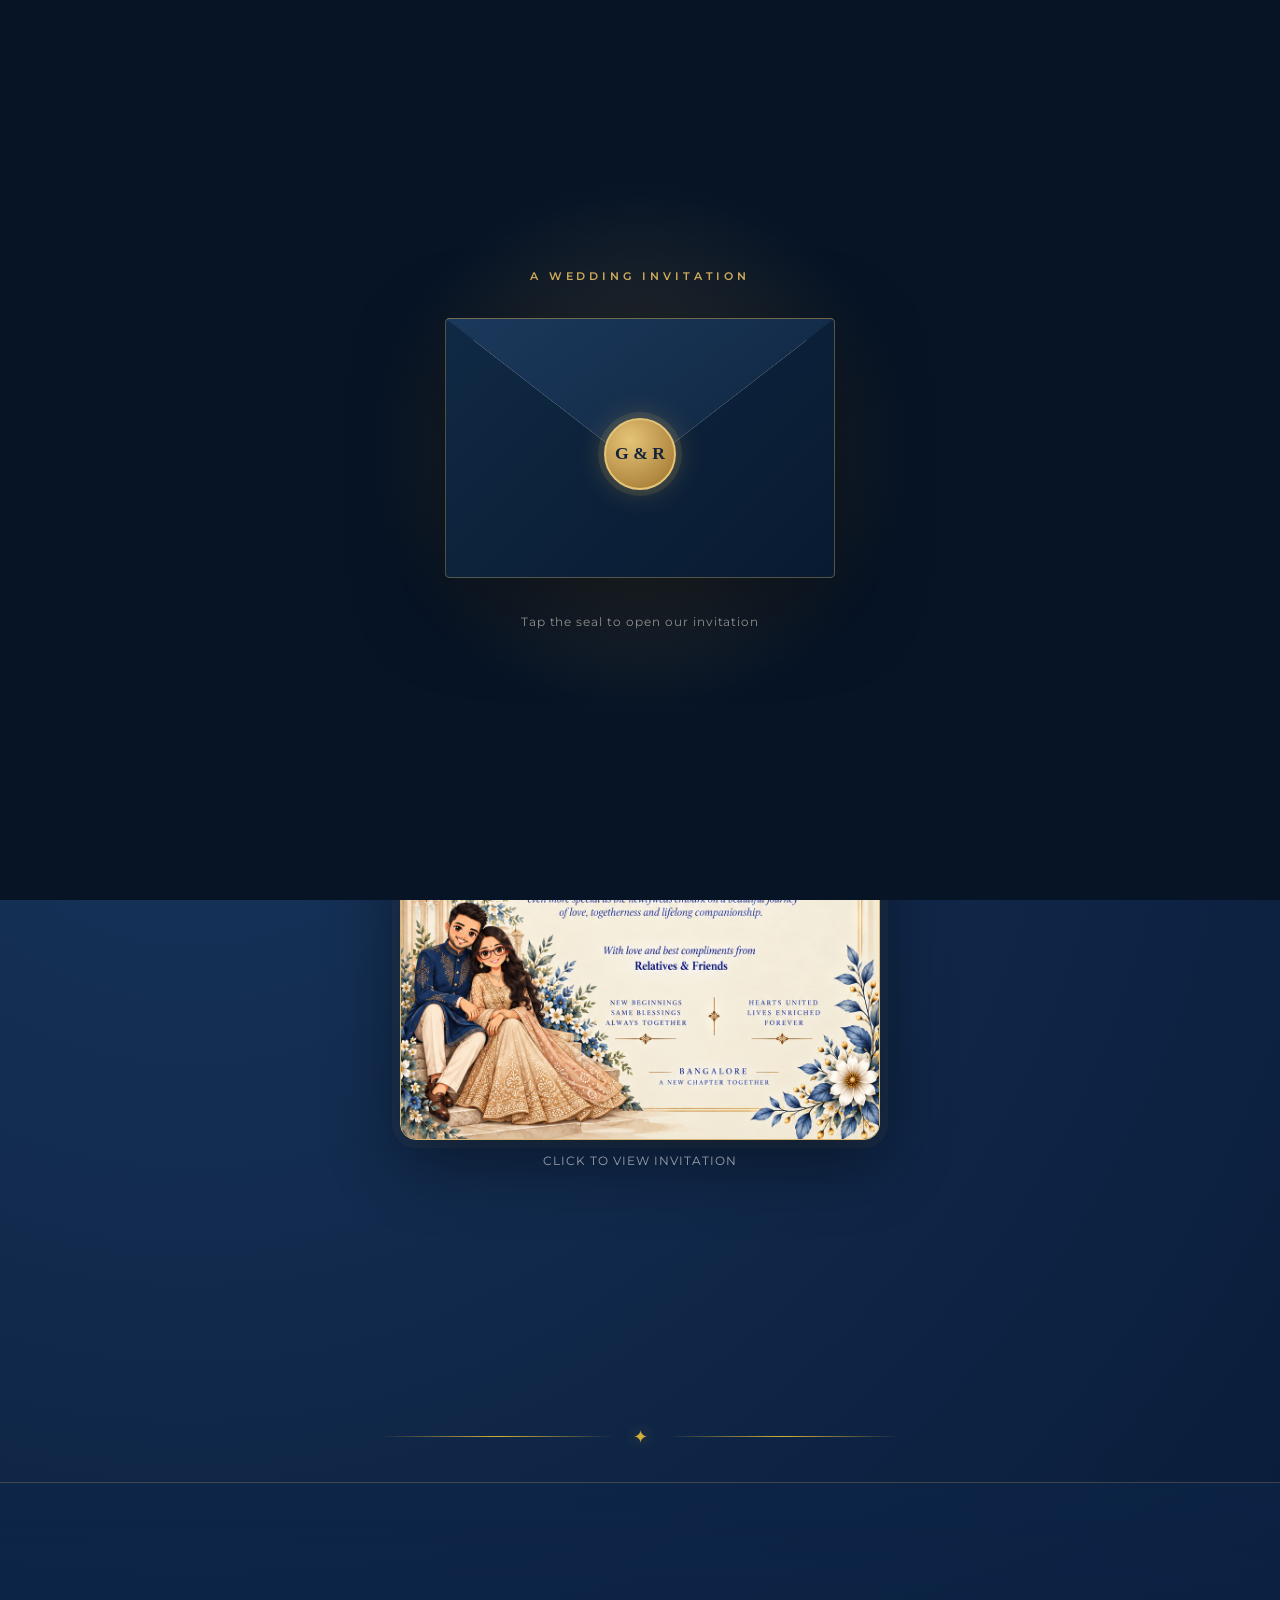
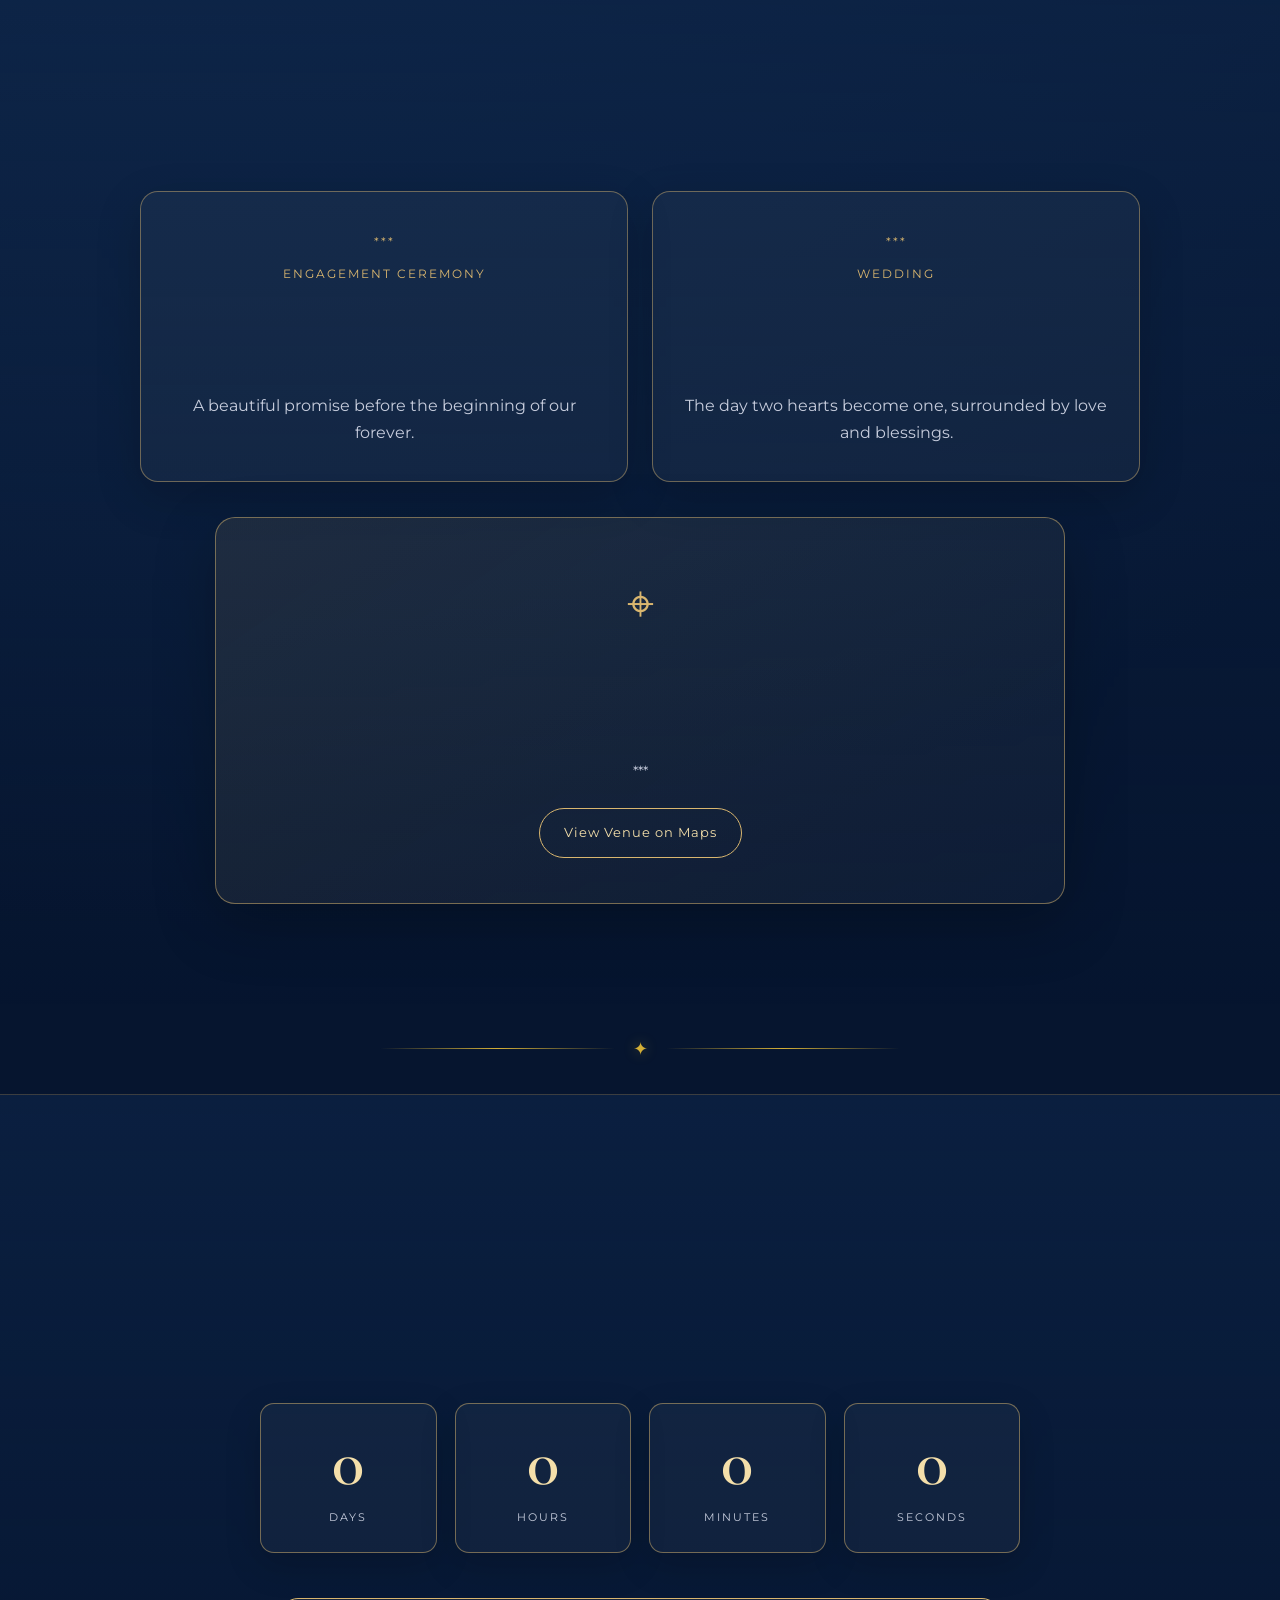
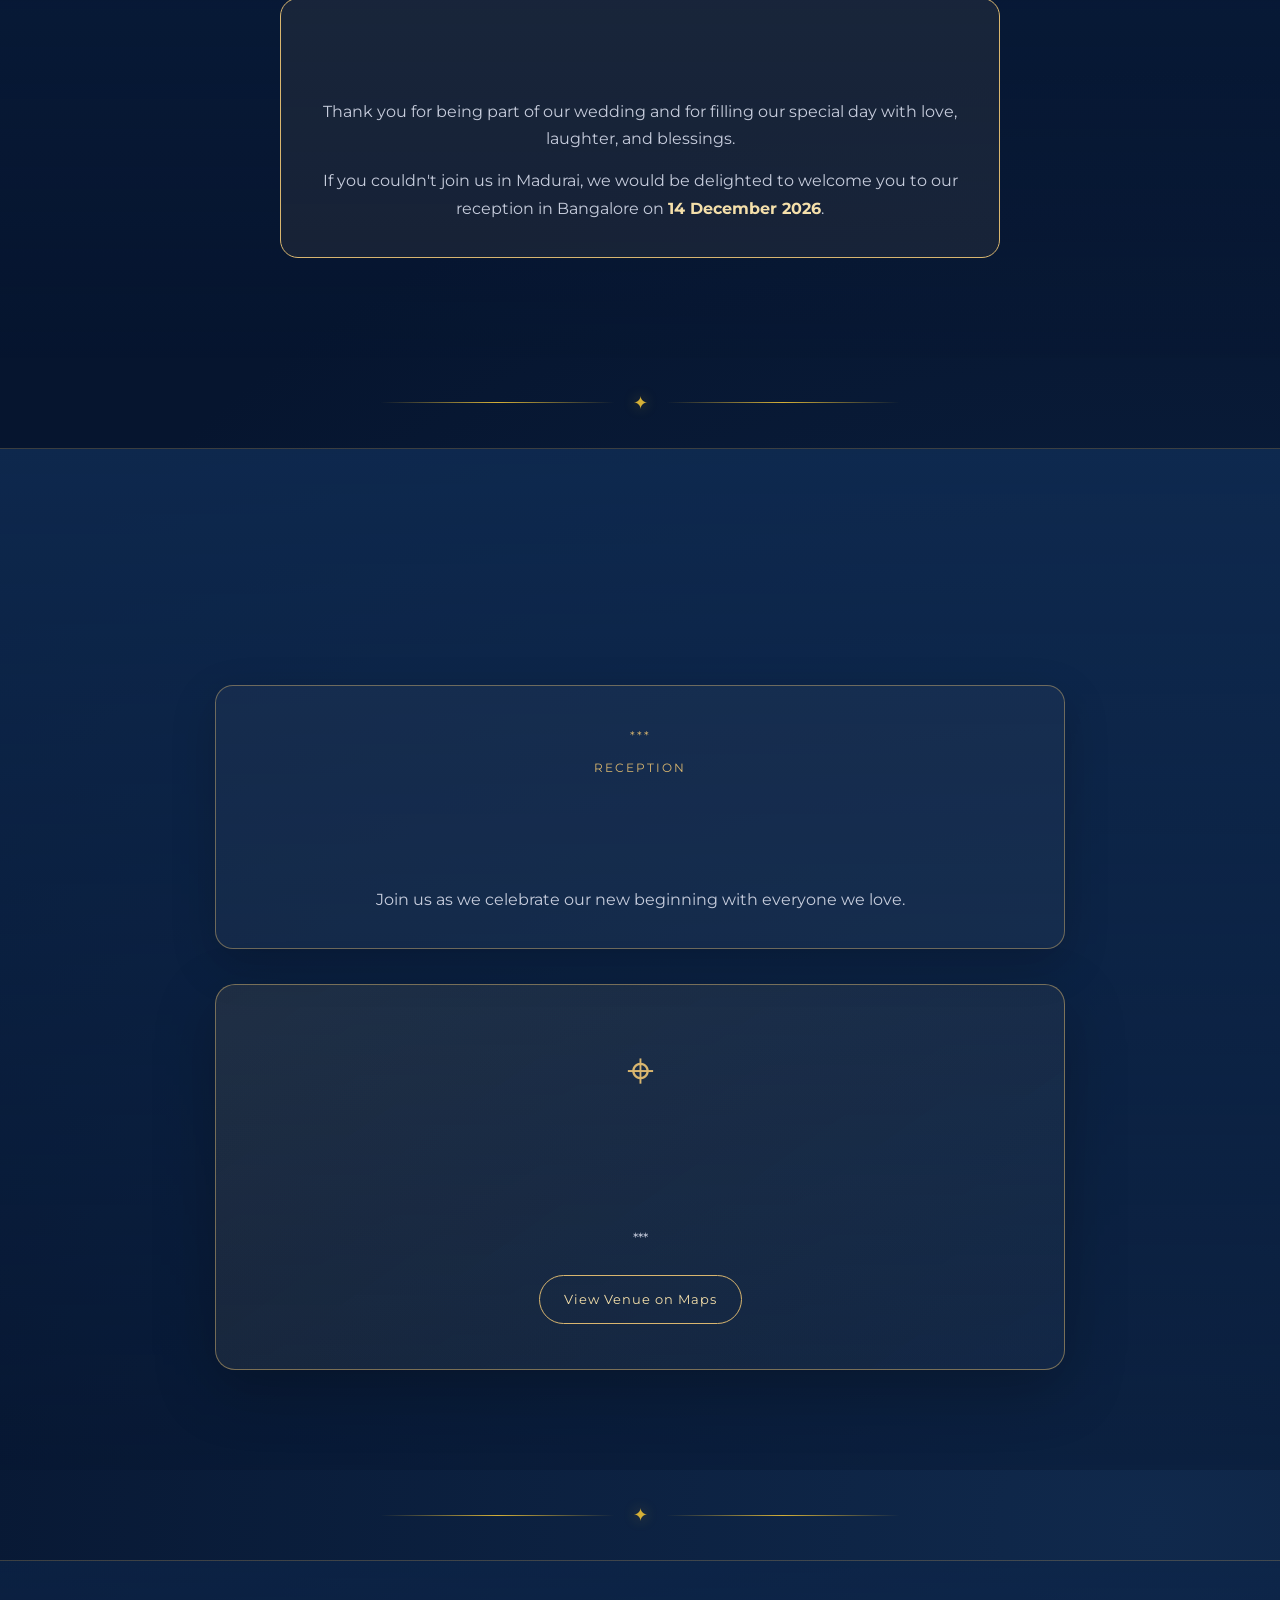
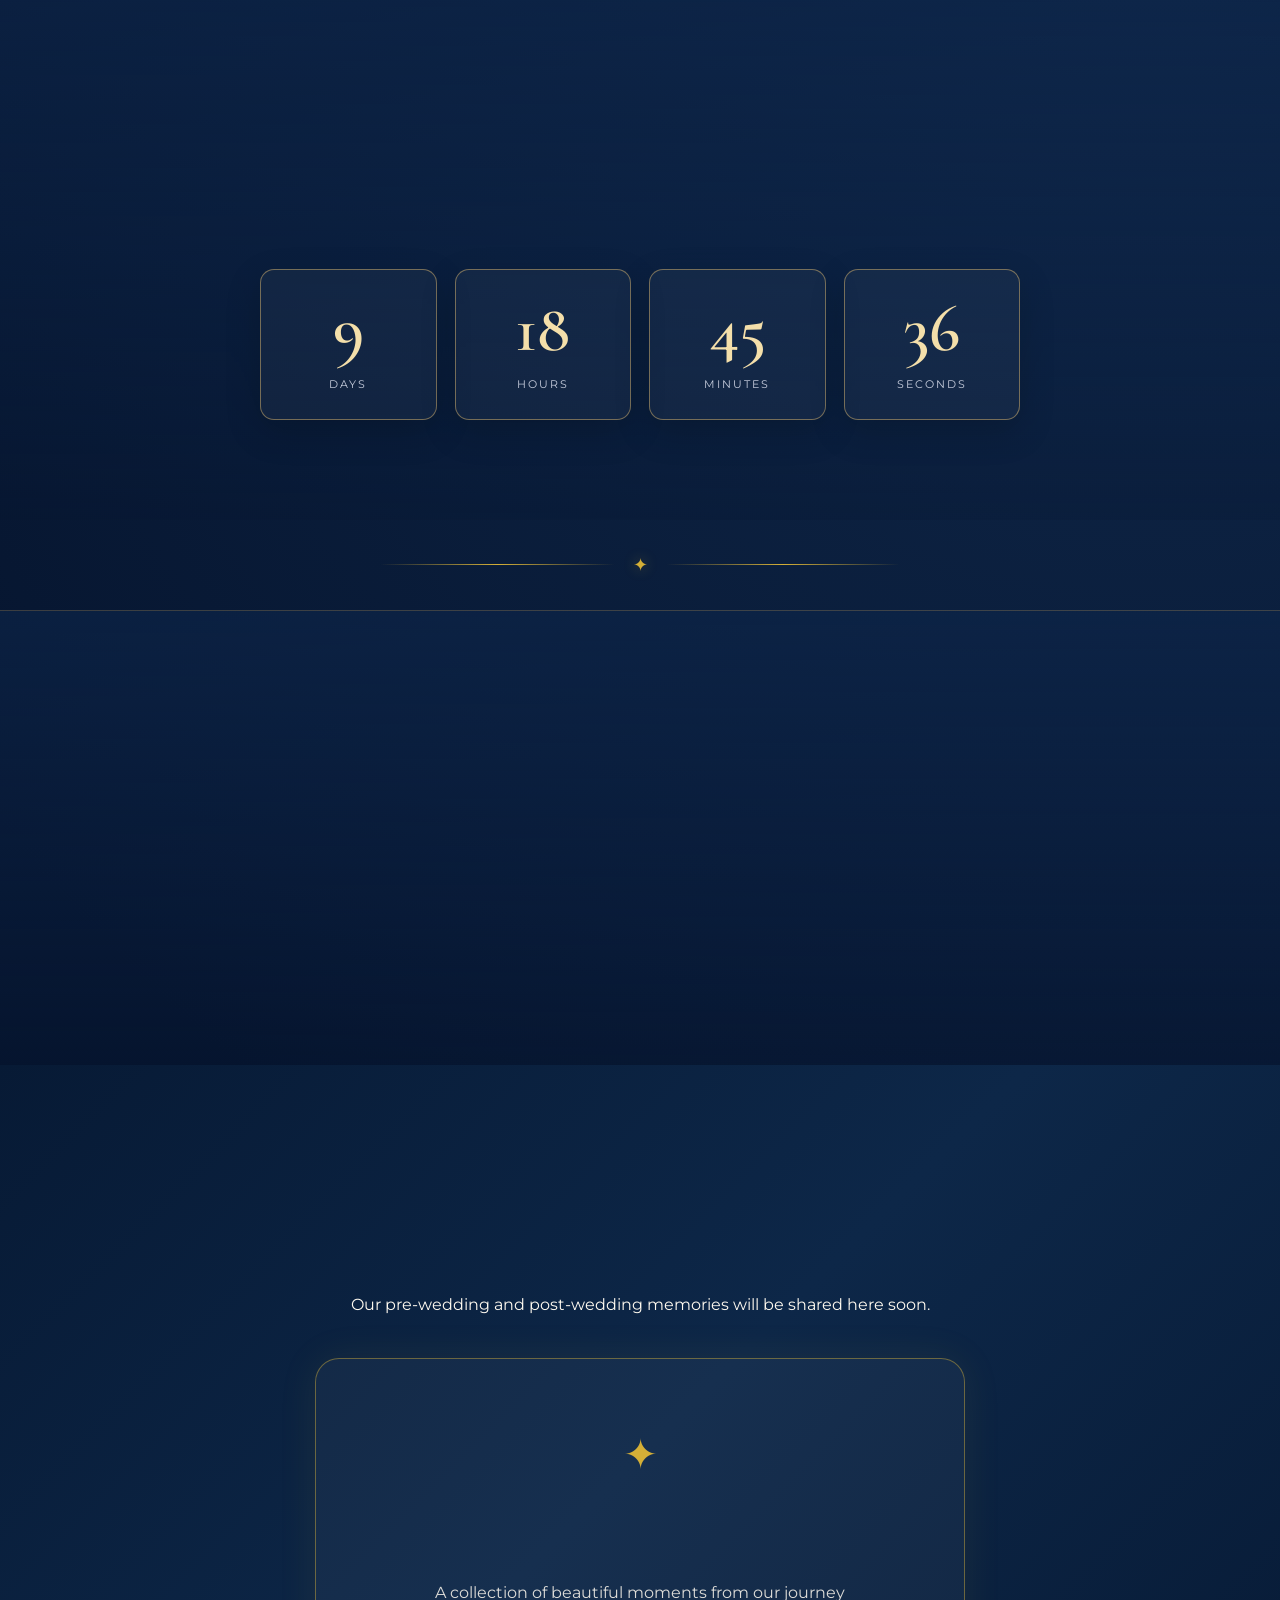
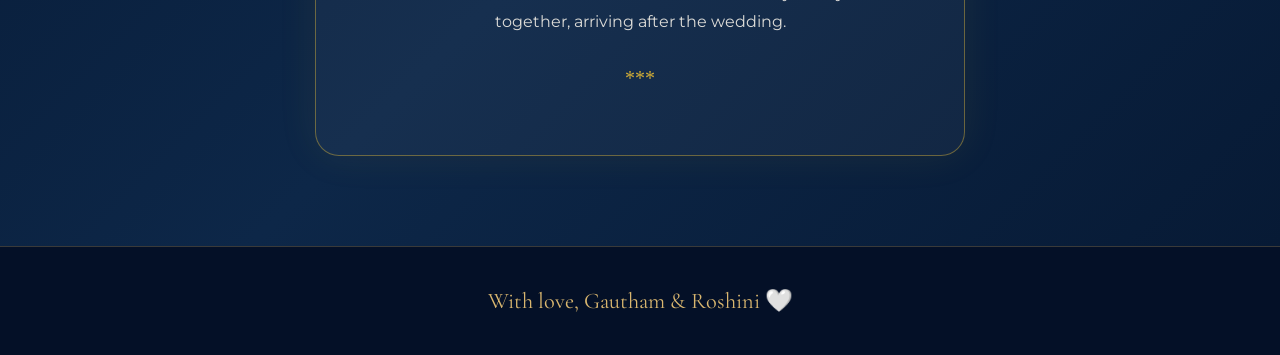
<file: index.html>
<!DOCTYPE html>
<html lang="en">
<head>
  <meta charset="UTF-8">
  <meta name="viewport" content="width=device-width, initial-scale=1.0">

  <title>Gautham & Roshini | Our Wedding</title>

  <link rel="stylesheet" href="style.css">
  <link rel="icon" type="image/png" href="./assets/logo.png">
</head>

<body>

<!-- Premium invitation opening screen -->
<div class="invitation-intro" id="invitation-intro">
  <div class="intro-glow"></div>
  
  <div class="intro-content">
    <p class="intro-label">A WEDDING INVITATION</p>

    <div class="envelope" id="envelope">
      <div class="envelope-back"></div>

      <div class="envelope-card">
        <p class="mini-label">Together, a brighter tomorrow</p>
        <h1>Gautham</h1>
        <span>&amp;</span>
        <h1>Roshini</h1>
        <p class="mini-date">19 · 20 NOVEMBER 2026</p>
      </div>

      <div class="envelope-flap"></div>
      <div class="envelope-front"></div>

      <button class="wax-seal" id="open-invitation" aria-label="Open wedding invitation">
        G&nbsp;&amp;&nbsp;R
      </button>
    </div>

    <p class="intro-hint">Tap the seal to open our invitation</p>
  </div>
</div>

  <audio id="wedding-music" loop preload="auto">
  <source src="assets/Anbil%20Avan.mp3" type="audio/mpeg">
</audio>

<button
  class="music-toggle"
  id="music-toggle"
  type="button"
  aria-label="Pause wedding music"
  aria-pressed="true"
>
  ♪
</button>
  
  <!-- Floating golden particles -->
<div class="gold-particles" aria-hidden="true">
  <span></span>
  <span></span>
  <span></span>
  <span></span>
  <span></span>
  <span></span>
  <span></span>
  <span></span>
  <span></span>
  <span></span>
  <span></span>
</div>
  
  <!-- Navigation -->
  <nav class="navbar">
    <a href="#home" class="brand">G & R</a>

    <div class="nav-links">
      <a href="#home">Home</a>
      <a href="#invitation" id="invitation-nav">Invitation</a>
      <a href="#madurai">Madurai</a>
      <a href="#bangalore">Bangalore</a>
      <a href="#story">Our Story</a>
      <a href="#gallery">Gallery</a>
    </div>
  </nav>

  <!-- Hero -->
  <main class="hero" id="home">
    <p class="eyebrow">Together with our families</p>

    <h1>Gautham <span>&</span> Roshini</h1>

    <p class="subtitle">Two hearts · One beautiful journey</p>

    <!-- Clickable Invitation -->
    <button class="invitation-trigger" id="invitation-trigger" type="button">
      <div class="image-frame">
        <img
          class="invitation"
          src="assets/invitation.jpeg"
          alt="Gautham and Roshini wedding invitation"
        >
        <div class="image-shine"></div>
      </div>
      <span class="invitation-hint">Click to view invitation</span>
    </button>

    <p class="message">
      With love, we invite you to celebrate the beginning of our forever.
    </p>
  </main>

  <!-- Invitation Lightbox -->
  <div class="invitation-modal" id="invitation-modal" hidden>
    <button
      class="modal-close"
      id="modal-close"
      type="button"
      aria-label="Close invitation"
    >
      &times;
    </button>

    <img
      src="assets/invitation.jpeg"
      alt="Gautham and Roshini wedding invitation enlarged"
      class="modal-image"
    >
  </div>

  <div class="gold-separator reveal" aria-hidden="true">
  <span></span>
  <i>✦</i>
  <span></span>
</div>
  
  <!-- Madurai Celebrations -->
  <section class="event-section" id="madurai">
    <p class="eyebrow">Our first celebration</p>

    <h2>Madurai Celebrations</h2>

    <p class="section-intro">
      Two beautiful moments, one special place, and a lifetime of memories.
    </p>

    <!-- Engagement and Wedding Side by Side -->
    <div class="madurai-events">

      <article class="event-card reveal">
        <span class="event-number">***</span>
        <p class="event-label">Engagement Ceremony</p>
        <h3>19 November 2026 (6:00pm Onwards)</h3>
        <p class="venue">***</p>
        <p>
          A beautiful promise before the beginning of our forever.
        </p>
      </article>

      <article class="event-card reveal">
        <span class="event-number">***</span>
        <p class="event-label">Wedding</p>
        <h3>20 November 2026 (8:15am - 10:15am)</h3>
        <p class="venue">***</p>
        <p>
          The day two hearts become one, surrounded by love and blessings.
        </p>
      </article>

    </div>

    <!-- Madurai Venue Below the Events -->
    <div class="location-card reveal">
      <div class="location-icon">⌖</div>
      <h3>Madurai Venue</h3>
      <p class="venue">GT Palace, Kancharampettai, Madurai</p>

      <p class="location-note">
        ***
      </p>

      <a
        class="map-button"
        href="https://www.google.com/maps/search/?api=1&query=GT%20Palace%20Thiruppalai%20Madurai"
        target="_blank"
        rel="noopener noreferrer"
      >
        View Venue on Maps
      </a>
    </div>
  </section>

  <div class="gold-separator reveal" aria-hidden="true">
  <span></span>
  <i>✦</i>
  <span></span>
</div>
  
  <!-- Wedding Countdown -->
  <section class="countdown-section" id="wedding-countdown">
    <p class="eyebrow">The sacred beginning</p>

    <h2>Counting Down to Our Wedding</h2>

    <p class="section-intro">
      Every second brings us closer to our forever.
    </p>

    <div class="countdown" id="wedding-timer">
      <div class="countdown-box">
        <span id="wedding-days">0</span>
        <small>Days</small>
      </div>

      <div class="countdown-box">
        <span id="wedding-hours">0</span>
        <small>Hours</small>
      </div>

      <div class="countdown-box">
        <span id="wedding-minutes">0</span>
        <small>Minutes</small>
      </div>

      <div class="countdown-box">
        <span id="wedding-seconds">0</span>
        <small>Seconds</small>
      </div>
    </div>

    <div class="completion-message" id="wedding-complete" hidden>
      <h3>We are Mr. & Mrs. Gautham now. 🤍</h3>

      <p>
        Thank you for being part of our wedding and for filling our special
        day with love, laughter, and blessings.
      </p>

      <p>
        If you couldn't join us in Madurai, we would be delighted to welcome
        you to our reception in Bangalore on
        <strong>14 December 2026</strong>.
      </p>
    </div>
  </section>

  <div class="gold-separator reveal" aria-hidden="true">
  <span></span>
  <i>✦</i>
  <span></span>
</div>
  
  <!-- Bangalore Celebration -->
  <section class="event-section reception-section" id="bangalore">
    <p class="eyebrow">The celebration continues</p>

    <h2>Bangalore Celebration</h2>

    <!-- Reception Details -->
    <article class="event-card reveal">
      <span class="event-number">***</span>
      <p class="event-label">Reception</p>
      <h3>14 December 2026 (6:00pm Onwards)</h3>
      <p class="venue">***</p>

      <p>
        Join us as we celebrate our new beginning with everyone we love.
      </p>
    </article>

    <!-- Bangalore Venue -->
    <div class="location-card reveal">
      <div class="location-icon">⌖</div>
      <h3>Bangalore Venue</h3>
      <p class="venue">Country Club, Yelahanka, Bangalore</p>

      <p class="location-note">
        ***
      </p>

      <a
        class="map-button"
        href="https://www.google.com/maps/search/?api=1&query=Country%20Club%20Yelahanka%20Bangalore"
        target="_blank"
        rel="noopener noreferrer"
      >
        View Venue on Maps
      </a>
    </div>
  </section>

  <div class="gold-separator reveal" aria-hidden="true">
  <span></span>
  <i>✦</i>
  <span></span>
</div>
  
  <!-- Reception Countdown -->
  <section class="countdown-section" id="reception-countdown">
    <p class="eyebrow">One more beautiful celebration</p>

    <h2>Counting Down to Our Reception</h2>

    <p class="section-intro">
      The celebration continues, and we can't wait to see you there.
    </p>

    <div class="countdown" id="reception-timer">
      <div class="countdown-box">
        <span id="reception-days">0</span>
        <small>Days</small>
      </div>

      <div class="countdown-box">
        <span id="reception-hours">0</span>
        <small>Hours</small>
      </div>

      <div class="countdown-box">
        <span id="reception-minutes">0</span>
        <small>Minutes</small>
      </div>

      <div class="countdown-box">
        <span id="reception-seconds">0</span>
        <small>Seconds</small>
      </div>
    </div>

    <div class="completion-message" id="reception-complete" hidden>
      <h3>Thank you for celebrating with us. ✨</h3>

      <p>
        Our hearts are full of gratitude for every blessing, every kind
        word, and every beautiful memory you have shared with us.
      </p>

      <p>
        Thank you for being part of our journey. We will cherish your love
        and presence for years to come.
      </p>

      <p>With all our love, Gautham & Roshini. 🤍</p>
    </div>
  </section>

  <div class="gold-separator reveal" aria-hidden="true">
  <span></span>
  <i>✦</i>
  <span></span>
</div>
  
  <!-- Our Story -->
  <section class="story" id="story">
    <p class="eyebrow">Our journey</p>

    <h2>From a moment to forever</h2>

    <p>
      Every love story is beautiful, but ours is our favourite.
      We are grateful to begin this new chapter together, surrounded by
      the people who mean the most to us.
    </p>
  </section>

  <!-- =================================
     SEPARATE GALLERY PAGE SECTION
================================= -->

<section class="gallery-section" id="gallery">
  <div class="section-heading">
    <p class="eyebrow">Our Memories</p>

    <h2>Gallery</h2>

    <p class="section-subtitle">
      Our pre-wedding and post-wedding memories will be shared here soon.
    </p>
  </div>

  <div class="gallery-coming-soon">
    <div class="gallery-icon">✦</div>

    <h3>Memories Coming Soon</h3>

    <p>
      A collection of beautiful moments from our journey together,
      arriving after the wedding.
    </p>

    <span>***</span>
  </div>
</section>

  <!-- Footer -->
  <footer>
    <p>With love, Gautham & Roshini 🤍</p>
  </footer>
  
  <!-- Interactive Features -->
  <script>
    // Countdown functionality
    function createCountdown(targetDate, prefix, timerId, messageId) {
      const target = new Date(targetDate).getTime();
      const timer = document.getElementById(timerId);
      const message = document.getElementById(messageId);

      function update() {
        const difference = target - Date.now();

        if (difference <= 0) {
          timer.hidden = true;
          message.hidden = false;
          return;
        }

        document.getElementById(prefix + "-days").textContent =
          Math.floor(difference / 86400000);

        document.getElementById(prefix + "-hours").textContent =
          Math.floor((difference / 3600000) % 24);

        document.getElementById(prefix + "-minutes").textContent =
          Math.floor((difference / 60000) % 60);

        document.getElementById(prefix + "-seconds").textContent =
          Math.floor((difference / 1000) % 60);
      }

      update();
      setInterval(update, 1000);
    }

    createCountdown(
      "November 20, 2026 09:00:00",
      "wedding",
      "wedding-timer",
      "wedding-complete"
    );

    createCountdown(
      "December 14, 2026 18:00:00",
      "reception",
      "reception-timer",
      "reception-complete"
    );

    // Invitation lightbox
    const invitationTrigger =
      document.getElementById("invitation-trigger");

    const invitationNav =
      document.getElementById("invitation-nav");

    const invitationModal =
      document.getElementById("invitation-modal");

    const modalClose =
      document.getElementById("modal-close");

    function openInvitation(event) {
  if (event) event.preventDefault();

  invitationModal.hidden = false;
  document.body.classList.add("modal-open");

  // Restart the pop-out animation every time it opens
  const modalImage = invitationModal.querySelector(".modal-image");

  if (modalImage) {
    modalImage.style.animation = "none";

    requestAnimationFrame(() => {
      requestAnimationFrame(() => {
        modalImage.style.animation =
          "invitationPopOut 0.85s cubic-bezier(0.16, 1, 0.3, 1) forwards";
      });
    });
  }
}

    function closeInvitation() {
      invitationModal.hidden = true;
      document.body.classList.remove("modal-open");
    }

    invitationTrigger.addEventListener("click", openInvitation);
    invitationNav.addEventListener("click", openInvitation);
    modalClose.addEventListener("click", closeInvitation);

    invitationModal.addEventListener("click", function (event) {
      if (event.target === invitationModal) {
        closeInvitation();
      }
    });

    document.addEventListener("keydown", function (event) {
      if (event.key === "Escape" && !invitationModal.hidden) {
        closeInvitation();
      }
    });

    // Scroll-reveal animation
    const revealElements = document.querySelectorAll(".reveal");

    if ("IntersectionObserver" in window) {
      const observer = new IntersectionObserver(
        (entries) => {
          entries.forEach((entry) => {
            if (entry.isIntersecting) {
              entry.target.classList.add("visible");
              observer.unobserve(entry.target);
            }
          });
        },
        { threshold: 0.15 }
      );

      revealElements.forEach((element) => observer.observe(element));
    } else {
      revealElements.forEach((element) => {
        element.classList.add("visible");
      });
    }
    
/* Premium invitation opening */

const invitationIntro = document.getElementById("invitation-intro");
const envelope = document.getElementById("envelope");
const openInvitationButton = document.getElementById("open-invitation");

if (invitationIntro && envelope && openInvitationButton) {
  openInvitationButton.addEventListener("click", function () {
  const weddingMusic = document.getElementById("wedding-music");

  if (weddingMusic) {
    weddingMusic.play().catch(function (error) {
      console.log("Music could not start:", error);
    });
  }

  envelope.classList.add("is-open");

    setTimeout(function () {
  invitationIntro.classList.add("is-opening");
  document.body.classList.remove("modal-open");

  window.scrollTo({
    top: 0,
    left: 0,
    behavior: "instant"
  });
}, 1200);

    setTimeout(function () {
      invitationIntro.remove();
    }, 2300);
  });
}
  /* =========================================
   SCROLL TEXT REVEAL ANIMATION
========================================= */

const scrollTextElements = document.querySelectorAll(
  "h1, h2, h3, .eyebrow, .subtitle, .section-intro, .message, .venue, .story p"
);

scrollTextElements.forEach((element) => {
  element.classList.add("scroll-text");
});

const textObserver = new IntersectionObserver(
  (entries) => {
    entries.forEach((entry) => {
      if (entry.isIntersecting) {
        entry.target.classList.add("visible");
      } else {
        // Reverses the animation when scrolling away
        entry.target.classList.remove("visible");
      }
    });
  },
  {
    threshold: 0.15,
    rootMargin: "0px 0px -60px 0px"
  }
);

scrollTextElements.forEach((element) => {
  textObserver.observe(element);
});
/* =========================================
   SCROLL PARALLAX EFFECT
========================================= */

const prefersReducedMotion = window.matchMedia(
  "(prefers-reduced-motion: reduce)"
).matches;

if (!prefersReducedMotion) {
  const hero = document.querySelector(".hero");
  const particles = document.querySelector(".gold-particles");

  window.addEventListener(
    "scroll",
    function () {
      const scrollPosition = window.scrollY;

      if (hero) {
        hero.style.transform =
          `translateY(${scrollPosition * 0.035}px)`;
      }

      if (particles) {
        particles.style.transform =
          `translateY(${scrollPosition * 0.08}px)`;
      }
    },
    { passive: true }
  );
}

const weddingMusic = document.getElementById("wedding-music");
const musicToggle = document.getElementById("music-toggle");

let musicPlaying = false;

function updateMusicButton() {
  musicToggle.classList.toggle("is-playing", musicPlaying);
  musicToggle.textContent = musicPlaying ? "♫" : "♪";
  musicToggle.setAttribute(
    "aria-label",
    musicPlaying ? "Pause wedding music" : "Play wedding music"
  );
  musicToggle.setAttribute("aria-pressed", String(musicPlaying));
}

function startWeddingMusic() {
  weddingMusic.play()
    .then(() => {
      musicPlaying = true;
      updateMusicButton();
    })
    .catch(() => {
      musicPlaying = false;
      updateMusicButton();
    });
}

function toggleWeddingMusic() {
  if (weddingMusic.paused) {
    startWeddingMusic();
  } else {
    weddingMusic.pause();
    musicPlaying = false;
    updateMusicButton();
  }
}

musicToggle.addEventListener("click", toggleWeddingMusic);

openInvitationButton.addEventListener("click", function () {
  startWeddingMusic();
});

    /* Golden glitter burst on click */

document.addEventListener("click", function (event) {
  const glitterCount = 24;

  for (let i = 0; i < glitterCount; i++) {
    const glitter = document.createElement("span");

    glitter.className = "gold-glitter";

    glitter.style.left = event.clientX + "px";
    glitter.style.top = event.clientY + "px";

    const angle = Math.random() * Math.PI * 2;
    const distance = 40 + Math.random() * 90;

    const x = Math.cos(angle) * distance;
    const y = Math.sin(angle) * distance;

    glitter.style.setProperty("--x", x + "px");
    glitter.style.setProperty("--y", y + "px");

    const size = 3 + Math.random() * 5;
    glitter.style.width = size + "px";
    glitter.style.height = size + "px";

    document.body.appendChild(glitter);

    setTimeout(function () {
      glitter.remove();
    }, 800);
  }
});
  </script>

</body>
</html>
</file>
<file: style.css>
/* =========================================
   PREMIUM INVITATION OPENING ANIMATION
========================================= */
@import url('https://fonts.googleapis.com/css2?family=Cormorant+Garamond:wght@400;500;600;700&family=Montserrat:wght@300;400;500;600&display=swap');

.invitation-intro {
  position: fixed;
  inset: 0;
  z-index: 9999;
  display: grid;
  place-items: center;
  overflow: hidden;
  background:
    radial-gradient(circle at center, rgba(184, 145, 72, 0.12), transparent 35%),
    #071426;
  transition:
    opacity 1s ease,
    visibility 1s ease;
}

.invitation-intro.is-opening {
  opacity: 0;
  visibility: hidden;
  pointer-events: none;
}

.intro-glow {
  position: absolute;
  width: 520px;
  height: 520px;
  border-radius: 50%;
  background: radial-gradient(circle, rgba(212, 175, 92, 0.12), transparent 70%);
  animation: introGlow 5s ease-in-out infinite;
}

.intro-content {
  position: relative;
  z-index: 2;
  text-align: center;
  padding: 24px;
}

.intro-label {
  margin-bottom: 32px;
  color: #d4af5c;
  font-size: 0.7rem;
  letter-spacing: 0.35em;
  font-weight: 600;
}

.envelope {
  position: relative;
  width: min(82vw, 390px);
  aspect-ratio: 1.5;
  margin: auto;
  perspective: 1000px;
  filter: drop-shadow(0 25px 45px rgba(0, 0, 0, 0.45));
}

.envelope-back,
.envelope-front,
.envelope-flap,
.envelope-card {
  position: absolute;
  inset: 0;
  border-radius: 5px;
}

.envelope-back {
  background: linear-gradient(145deg, #142c49, #09192d);
  border: 1px solid rgba(212, 175, 92, 0.5);
}

.envelope-card {
  inset: 8% 7%;
  z-index: 1;
  padding: 22px 12px;
  background: #f8f2e7;
  color: #12243b;
  transform: translateY(0);
  transition: transform 1.2s cubic-bezier(0.2, 0.8, 0.2, 1);
}

.envelope-card h1 {
  margin: 4px 0;
  font-family: Georgia, serif;
  font-size: clamp(1.5rem, 6vw, 2.5rem);
  font-weight: 400;
}

.envelope-card span {
  color: #b08a3c;
  font-family: Georgia, serif;
  font-size: 1.3rem;
}

.mini-label,
.mini-date {
  color: #9a7838;
  font-size: 0.55rem;
  letter-spacing: 0.13em;
  text-transform: uppercase;
}

.envelope-flap {
  z-index: 3;
  transform-origin: top center;
  background: linear-gradient(145deg, #1b395c, #0c2038);
  clip-path: polygon(0 0, 100% 0, 50% 58%);
  border-top: 1px solid rgba(212, 175, 92, 0.5);
  transition: transform 1s cubic-bezier(0.2, 0.8, 0.2, 1);
}

.envelope-front {
  z-index: 4;
  background: linear-gradient(135deg, #102944, #081a30);
  clip-path: polygon(0 0, 50% 58%, 100% 0, 100% 100%, 0 100%);
  border: 1px solid rgba(212, 175, 92, 0.35);
}

.wax-seal {
  position: absolute;
  z-index: 5;
  left: 50%;
  top: 52%;
  width: 72px;
  height: 72px;
  transform: translate(-50%, -50%);
  border: 2px solid #e4c477;
  border-radius: 50%;
  background: radial-gradient(circle at 35% 30%, #e4c477, #9d702b);
  color: #14243a;
  font-family: Georgia, serif;
  font-size: 1.1rem;
  font-weight: bold;
  cursor: pointer;
  box-shadow:
    0 0 0 6px rgba(212, 175, 92, 0.12),
    0 0 30px rgba(212, 175, 92, 0.3);
  animation: sealPulse 2.5s ease-in-out infinite;
  transition: transform 0.35s ease, box-shadow 0.35s ease;
}

.wax-seal:hover {
  transform: translate(-50%, -50%) scale(1.08);
  box-shadow:
    0 0 0 10px rgba(212, 175, 92, 0.15),
    0 0 45px rgba(212, 175, 92, 0.55);
}

.envelope.is-open .envelope-flap {
  transform: rotateX(180deg);
  z-index: 0;
}

.envelope.is-open .envelope-card {
  transform: translateY(-48%);
}

.envelope.is-open .wax-seal {
  opacity: 0;
  pointer-events: none;
}

.intro-hint {
  margin-top: 34px;
  color: rgba(248, 242, 231, 0.65);
  font-size: 0.75rem;
  letter-spacing: 0.08em;
  animation: hintFade 2s ease-in-out infinite alternate;
}

@keyframes introGlow {
  0%, 100% {
    transform: scale(0.95);
    opacity: 0.6;
  }
  50% {
    transform: scale(1.08);
    opacity: 1;
  }
}

@keyframes sealPulse {
  0%, 100% {
    box-shadow:
      0 0 0 6px rgba(212, 175, 92, 0.12),
      0 0 30px rgba(212, 175, 92, 0.3);
  }
  50% {
    box-shadow:
      0 0 0 12px rgba(212, 175, 92, 0.06),
      0 0 50px rgba(212, 175, 92, 0.6);
  }
}

@keyframes hintFade {
  from {
    opacity: 0.45;
  }
  to {
    opacity: 1;
  }
}

@media (max-width: 600px) {
  .intro-label {
    letter-spacing: 0.2em;
  }

  .wax-seal {
    width: 64px;
    height: 64px;
  }

  .envelope-card {
    padding: 15px 8px;
  }
}

@media (prefers-reduced-motion: reduce) {
  .intro-glow,
  .wax-seal,
  .intro-hint {
    animation: none;
  }
}

@import url('https://fonts.googleapis.com/css2?family=Cormorant+Garamond:wght@400;500;600;700&family=Montserrat:wght@400;500;600&display=swap');

:root {
  --navy: #06152f;
  --navy-light: #102d55;
  --gold: #d9b66f;
  --gold-light: #f4dfaa;
  --cream: #fffaf0;
  --muted: #c7cddd;
}

* {
  box-sizing: border-box;
  margin: 0;
  padding: 0;
}

html {
  scroll-behavior: smooth;
  scroll-padding-top: 100px;
}

body {
  background:
    radial-gradient(circle at 15% 10%, #17345b 0%, transparent 30%),
    radial-gradient(circle at 90% 70%, #10294c 0%, transparent 30%),
    var(--navy);
  color: var(--cream);
  font-family: 'Montserrat', sans-serif;
  line-height: 1.7;
  text-align: center;
  overflow-x: hidden;
}

/* ================================
   Navigation
================================ */

.navbar {
  position: sticky;
  top: 0;
  z-index: 1000;
  display: flex;
  align-items: center;
  justify-content: space-between;
  gap: 24px;
  padding: 18px 7%;
  background: rgba(6, 21, 47, 0.96);
  border-bottom: 1px solid rgba(217, 182, 111, 0.3);
  backdrop-filter: blur(12px);
}

.brand {
  flex-shrink: 0;
  color: var(--gold-light);
  font-family: 'Cormorant Garamond', serif;
  font-size: 1.8rem;
  font-weight: 700;
  text-decoration: none;
}

.nav-links {
  display: flex;
  align-items: center;
  justify-content: flex-end;
  flex-wrap: wrap;
  gap: 20px;
}

.nav-links a {
  color: var(--muted);
  font-size: 0.72rem;
  letter-spacing: 1px;
  text-decoration: none;
  white-space: nowrap;
  transition: color 0.3s ease;
}

.nav-links a:hover,
.nav-links a:focus-visible {
  color: var(--gold-light);
}

/* ================================
   Shared Sections
================================ */

.hero,
.event-section,
.countdown-section,
.story {
  position: relative;
  overflow: hidden;
  padding: 100px 20px;
}

.hero {
  min-height: calc(100vh - 85px);
  display: flex;
  flex-direction: column;
  align-items: center;
  justify-content: center;
}

.event-section,
.countdown-section,
.story {
  border-top: 1px solid rgba(217, 182, 111, 0.25);
  background: linear-gradient(
    180deg,
    rgba(13, 37, 73, 0.65),
    rgba(6, 21, 47, 0.2)
  );
}

.eyebrow {
  margin-bottom: 20px;
  color: var(--gold);
  font-size: 0.75rem;
  font-weight: 600;
  letter-spacing: 4px;
  text-transform: uppercase;
}

h1,
h2,
h3 {
  font-family: 'Cormorant Garamond', serif;
  font-weight: 600;
}

h1 {
  color: var(--gold-light);
  font-size: clamp(3.2rem, 10vw, 7rem);
  line-height: 1;
}

h1 span {
  color: var(--gold);
}

h2 {
  margin-bottom: 22px;
  color: var(--gold-light);
  font-size: clamp(2.3rem, 5vw, 4rem);
  line-height: 1.15;
}

h3 {
  margin-bottom: 12px;
  color: var(--gold-light);
  font-size: 1.8rem;
}

.subtitle {
  margin: 25px 0 35px;
  color: var(--muted);
  font-size: 0.85rem;
  letter-spacing: 2px;
}

.section-intro {
  max-width: 650px;
  margin: 0 auto 40px;
  color: var(--muted);
}

.message {
  max-width: 560px;
  margin-top: 30px;
  color: var(--muted);
  font-family: 'Cormorant Garamond', serif;
  font-size: 1.65rem;
}

/* ================================
   Invitation Image
================================ */

.invitation-trigger {
  display: block;
  width: min(100%, 480px);
  padding: 0;
  border: 0;
  background: transparent;
  color: inherit;
  font: inherit;
  cursor: zoom-in;
}

.image-frame {
  position: relative;
  width: 100%;
  overflow: hidden;
  border: 1px solid var(--gold);
  border-radius: 16px;
  box-shadow:
    0 0 0 8px rgba(217, 182, 111, 0.04),
    0 20px 70px rgba(0, 0, 0, 0.45);
  isolation: isolate;
}

.invitation {
  display: block;
  width: 100%;
  max-width: 100%;
  height: auto;
  transform: scale(1);
  transition:
    transform 0.6s cubic-bezier(0.2, 0.7, 0.2, 1),
    filter 0.6s ease;
  will-change: transform;
}

.invitation-trigger:hover .invitation,
.invitation-trigger:focus-visible .invitation {
  transform: scale(1.05);
  filter: brightness(1.08) saturate(1.08);
}

.image-shine {
  position: absolute;
  inset: 0;
  pointer-events: none;
  background: linear-gradient(
    115deg,
    transparent 20%,
    rgba(255, 255, 255, 0.18) 48%,
    transparent 70%
  );
  transform: translateX(-130%);
  transition: transform 1s ease;
}

.invitation-trigger:hover .image-shine {
  transform: translateX(130%);
}

.invitation-hint {
  display: block;
  margin-top: 12px;
  color: var(--muted);
  font-size: 0.72rem;
  letter-spacing: 1px;
  text-transform: uppercase;
}

/* =========================================
   INVITATION POP-OUT ZOOM EFFECT
========================================= */

.invitation-modal {
  position: fixed;
  inset: 0;
  z-index: 9999;
  display: flex;
  align-items: center;
  justify-content: center;
  padding: 20px;
  background: rgba(5, 10, 25, 0.96);
  backdrop-filter: blur(14px);
  perspective: 1200px;
  opacity: 1;
}

.invitation-modal[hidden] {
  display: none;
}

.modal-image {
  display: block;
  width: auto;
  max-width: min(92vw, 900px);
  max-height: 88vh;
  height: auto;
  object-fit: contain;
  border-radius: 14px;

  box-shadow:
    0 35px 100px rgba(0, 0, 0, 0.65),
    0 0 45px rgba(212, 175, 55, 0.18);

  transform-origin: center center;
  animation: invitationPopOut 0.85s cubic-bezier(0.16, 1, 0.3, 1)
    forwards;
}

@keyframes invitationPopOut {
  0% {
    opacity: 0;
    transform: translateY(90px) scale(0.35) rotateX(12deg);
    filter: blur(12px);
  }

  55% {
    opacity: 1;
    transform: translateY(-12px) scale(1.04) rotateX(-2deg);
    filter: blur(0);
  }

  78% {
    transform: translateY(4px) scale(0.98) rotateX(0);
  }

  100% {
    opacity: 1;
    transform: translateY(0) scale(1) rotateX(0);
    filter: blur(0);
  }
}

/* Subtle movement while the invitation is open */
.invitation-modal:not([hidden]) .modal-image:hover {
  transform: scale(1.015);
  transition: transform 0.35s ease;
}

body.modal-open {
  overflow: hidden;
}

@media (prefers-reduced-motion: reduce) {
  .modal-image {
    animation: none;
    opacity: 1;
    transform: none;
    filter: none;
  }
}
/* ================================
   Madurai Celebration
================================ */

.madurai-events {
  display: grid;
  grid-template-columns: repeat(2, minmax(0, 1fr));
  align-items: stretch;
  gap: 24px;
  width: min(100%, 1000px);
  margin: 45px auto 0;
}

.madurai-events .event-card {
  height: 100%;
}

/* ================================
   Event Cards
================================ */

.event-card {
  position: relative;
  width: 100%;
  max-width: 650px;
  margin: 0 auto;
  padding: 35px 25px;
  border: 1px solid rgba(217, 182, 111, 0.45);
  border-radius: 18px;
  background: rgba(255, 255, 255, 0.04);
  box-shadow: 0 15px 45px rgba(0, 0, 0, 0.2);
}

.event-number {
  display: inline-block;
  margin-bottom: 12px;
  color: var(--gold);
  font-size: 0.75rem;
  letter-spacing: 2px;
}

.event-label {
  color: var(--gold);
  font-size: 0.75rem;
  letter-spacing: 2px;
  text-transform: uppercase;
}

.event-card h3 {
  margin: 8px 0;
}

.event-card p:not(.event-label):not(.venue):not(.event-number) {
  color: var(--muted);
}

.venue {
  margin-bottom: 15px;
  color: var(--gold-light);
  font-weight: 600;
}

/* ================================
   Location Cards
================================ */

.location-card {
  width: min(100%, 850px);
  margin: 35px auto 0;
  padding: 45px 25px;
  border: 1px solid rgba(217, 182, 111, 0.5);
  border-radius: 20px;
  background: linear-gradient(
    145deg,
    rgba(217, 182, 111, 0.1),
    rgba(255, 255, 255, 0.03)
  );
  box-shadow: 0 20px 60px rgba(0, 0, 0, 0.25);
}

.location-icon {
  margin-bottom: 12px;
  color: var(--gold);
  font-size: 3rem;
}

.location-note {
  color: var(--muted);
  font-size: 0.85rem;
}

.map-button {
  display: inline-block;
  margin-top: 25px;
  padding: 13px 24px;
  border: 1px solid var(--gold);
  border-radius: 30px;
  color: var(--gold-light);
  text-decoration: none;
  font-size: 0.8rem;
  letter-spacing: 1px;
  transition: all 0.3s ease;
}

.map-button:hover,
.map-button:focus-visible {
  background: var(--gold);
  color: var(--navy);
}

/* ================================
   Countdown
================================ */

.countdown {
  display: grid;
  grid-template-columns: repeat(4, minmax(0, 1fr));
  gap: 18px;
  width: min(100%, 760px);
  margin: 45px auto 0;
}

.countdown-box {
  padding: 25px 12px;
  border: 1px solid rgba(217, 182, 111, 0.5);
  border-radius: 14px;
  background: rgba(255, 255, 255, 0.04);
  box-shadow: 0 12px 35px rgba(0, 0, 0, 0.18);
}

.countdown-box span {
  display: block;
  color: var(--gold-light);
  font-family: 'Cormorant Garamond', serif;
  font-size: clamp(2.4rem, 6vw, 4.2rem);
  font-weight: 600;
  line-height: 1;
}

.countdown-box small {
  display: block;
  margin-top: 12px;
  color: var(--muted);
  font-size: 0.7rem;
  letter-spacing: 2px;
  text-transform: uppercase;
}

.completion-message {
  max-width: 720px;
  margin: 45px auto 0;
  padding: 35px 25px;
  border: 1px solid var(--gold);
  border-radius: 18px;
  background: rgba(217, 182, 111, 0.08);
}

.completion-message p {
  margin-top: 15px;
  color: var(--muted);
}

.completion-message strong {
  color: var(--gold-light);
}

/* ================================
   Bangalore Celebration
================================ */

.reception-section {
  background: linear-gradient(
    180deg,
    rgba(16, 45, 85, 0.8),
    rgba(6, 21, 47, 0.4)
  );
}

.reception-section > .event-card {
  width: min(100%, 850px);
  max-width: 850px;
}

/* ================================
   Our Story
================================ */

.story p {
  max-width: 700px;
  margin: 0 auto;
  color: var(--muted);
  font-family: 'Cormorant Garamond', serif;
  font-size: 1.55rem;
  line-height: 1.6;
}

/* ================================
   Scroll Reveal
================================ */

.reveal {
  opacity: 0;
  transform: translateY(35px);
  transition:
    opacity 0.9s ease,
    transform 0.9s ease;
}

.reveal.visible {
  opacity: 1;
  transform: translateY(0);
}

/* ================================
   Footer
================================ */

footer {
  padding: 35px 20px;
  border-top: 1px solid rgba(217, 182, 111, 0.25);
  color: var(--gold);
  font-family: 'Cormorant Garamond', serif;
  font-size: 1.4rem;
  background: #041027;
}

/* ================================
   Accessibility
================================ */

@media (prefers-reduced-motion: reduce) {
  *,
  *::before,
  *::after {
    scroll-behavior: auto !important;
    transition-duration: 0.01ms !important;
    animation-duration: 0.01ms !important;
  }

  .reveal {
    opacity: 1;
    transform: none;
  }
}

/* ================================
   Responsive Mobile Layout
================================ */

@media (max-width: 700px) {
  .navbar {
    align-items: center;
    flex-direction: column;
    padding: 14px 10px;
    gap: 10px;
  }

  .nav-links {
    justify-content: center;
    gap: 12px 16px;
  }

  .nav-links a {
    font-size: 0.62rem;
  }

  .hero,
  .event-section,
  .countdown-section,
  .story {
    padding: 75px 16px;
  }

  h1 {
    font-size: clamp(3rem, 15vw, 5rem);
  }

  .madurai-events {
    grid-template-columns: 1fr;
    gap: 18px;
  }

  .event-card {
    padding: 30px 20px;
  }

  .invitation-trigger {
    width: 100%;
    max-width: 480px;
  }

  .countdown {
    gap: 8px;
  }

  .countdown-box {
    padding: 20px 5px;
  }

  .countdown-box span {
    font-size: 2.2rem;
  }

  .countdown-box small {
    font-size: 0.55rem;
    letter-spacing: 1px;
  }

  .message,
  .story p {
    font-size: 1.35rem;
  }

  .eyebrow {
    letter-spacing: 2.5px;
  }

  .invitation-modal {
    padding: 14px;
  }

  .modal-image {
    max-width: 100%;
    max-height: 82vh;
  }

  .modal-close {
    top: 12px;
    right: 12px;
  }
}
/* =========================================
   PREMIUM SCROLL TYPOGRAPHY ANIMATION
========================================= */

.scroll-text {
  opacity: 0;
  transform: translateY(55px) scale(0.97);
  filter: blur(5px);
  transition:
    opacity 0.9s ease,
    transform 0.9s cubic-bezier(0.22, 1, 0.36, 1),
    filter 0.9s ease;
}

.scroll-text.visible {
  opacity: 1;
  transform: translateY(0) scale(1);
  filter: blur(0);
}

/* Elegant stagger effect */
.scroll-text:nth-child(2) {
  transition-delay: 0.12s;
}

.scroll-text:nth-child(3) {
  transition-delay: 0.24s;
}

.scroll-text:nth-child(4) {
  transition-delay: 0.36s;
}

/* Respect accessibility preferences */
@media (prefers-reduced-motion: reduce) {
  .scroll-text {
    opacity: 1;
    transform: none;
    filter: none;
    transition: none;
  }
}

/* =========================================
   FLOATING GOLDEN PARTICLES
========================================= */

.gold-particles {
  position: fixed;
  inset: 0;
  z-index: 1;
  pointer-events: none;
  overflow: hidden;
}

.gold-particles span {
  position: absolute;
  bottom: -20px;
  width: 4px;
  height: 4px;
  border-radius: 50%;
  background: #d4af37;
  box-shadow: 0 0 12px rgba(212, 175, 55, 0.8);
  opacity: 0;
  animation: floatGold 16s linear infinite;
}

/* Individual positions and timings */
.gold-particles span:nth-child(1) {
  left: 8%;
  animation-delay: 1s;
}

.gold-particles span:nth-child(2) {
  left: 18%;
  animation-delay: 6s;
  animation-duration: 19s;
}

.gold-particles span:nth-child(3) {
  left: 29%;
  animation-delay: 3s;
  animation-duration: 14s;
}

.gold-particles span:nth-child(4) {
  left: 41%;
  animation-delay: 8s;
  animation-duration: 18s;
}

.gold-particles span:nth-child(5) {
  left: 53%;
  animation-delay: 4s;
  animation-duration: 15s;
}

.gold-particles span:nth-child(6) {
  left: 64%;
  animation-delay: 10s;
  animation-duration: 20s;
}

.gold-particles span:nth-child(7) {
  left: 72%;
  animation-delay: 2s;
  animation-duration: 17s;
}

.gold-particles span:nth-child(8) {
  left: 81%;
  animation-delay: 7s;
  animation-duration: 15s;
}

.gold-particles span:nth-child(9) {
  left: 90%;
  animation-delay: 5s;
  animation-duration: 21s;
}

.gold-particles span:nth-child(10) {
  left: 35%;
  animation-delay: 12s;
  animation-duration: 16s;
}

.gold-particles span:nth-child(11) {
  left: 58%;
  animation-delay: 9s;
  animation-duration: 19s;
}

.gold-particles span:nth-child(12) {
  left: 95%;
  animation-delay: 11s;
  animation-duration: 18s;
}

@keyframes floatGold {
  0% {
    transform: translateY(0) translateX(0) scale(0.5);
    opacity: 0;
  }

  15% {
    opacity: 0.65;
  }

  50% {
    transform: translateY(-50vh) translateX(25px) scale(1);
    opacity: 0.4;
  }

  85% {
    opacity: 0.2;
  }

  100% {
    transform: translateY(-110vh) translateX(-25px) scale(0.3);
    opacity: 0;
  }
}

@media (prefers-reduced-motion: reduce) {
  .gold-particles {
    display: none;
  }
}
.navbar,
main,
section,
footer {
  position: relative;
  z-index: 2;
}
/* =========================================
   SUBTLE SCROLL PARALLAX EFFECT
========================================= */

.parallax-element {
  will-change: transform;
  transition: transform 0.12s linear;
}

.hero::before {
  transition: transform 0.15s linear;
  will-change: transform;
}

@media (prefers-reduced-motion: reduce) {
  .parallax-element,
  .hero::before {
    transform: none !important;
    transition: none;
  }
}
/* =========================================
   ANIMATED GOLD SECTION SEPARATORS
========================================= */

.gold-separator {
  display: flex;
  align-items: center;
  justify-content: center;
  gap: 18px;
  width: min(85%, 520px);
  margin: 30px auto;
  opacity: 0;
  transform: scaleX(0.25);
  transition:
    opacity 1s ease,
    transform 1.2s cubic-bezier(0.16, 1, 0.3, 1);
}

.gold-separator span {
  flex: 1;
  height: 1px;
  background: linear-gradient(
    to right,
    transparent,
    #d4af37,
    transparent
  );
}

.gold-separator i {
  color: #d4af37;
  font-size: 1.1rem;
  font-style: normal;
  text-shadow: 0 0 14px rgba(212, 175, 55, 0.45);
  animation: separatorGlow 2.8s ease-in-out infinite;
}

.gold-separator.visible {
  opacity: 1;
  transform: scaleX(1);
}

@keyframes separatorGlow {
  0%,
  100% {
    opacity: 0.55;
    transform: rotate(0deg) scale(0.9);
  }

  50% {
    opacity: 1;
    transform: rotate(180deg) scale(1.15);
  }
}

@media (prefers-reduced-motion: reduce) {
  .gold-separator,
  .gold-separator i {
    animation: none;
    transition: none;
    opacity: 1;
    transform: none;
  }
}
.music-toggle {
  position: fixed;
  right: 24px;
  bottom: 24px;
  z-index: 1000;
  width: 54px;
  height: 54px;
  border: 1px solid #d4af37;
  border-radius: 50%;
  background: rgba(5, 15, 38, 0.92);
  color: #d4af37;
  font-family: serif;
  font-size: 1.5rem;
  cursor: pointer;
  box-shadow: 0 0 20px rgba(212, 175, 55, 0.25);
  transition: transform 0.3s ease, box-shadow 0.3s ease;
}

.music-toggle:hover {
  transform: scale(1.1);
  box-shadow: 0 0 30px rgba(212, 175, 55, 0.55);
}

.music-toggle.is-playing {
  animation: musicPulse 1.8s ease-in-out infinite;
}

@keyframes musicPulse {
  0%, 100% {
    box-shadow: 0 0 15px rgba(212, 175, 55, 0.25);
  }

  50% {
    box-shadow: 0 0 32px rgba(212, 175, 55, 0.65);
  }
}

@media (max-width: 600px) {
  .music-toggle {
    right: 16px;
    bottom: 16px;
    width: 48px;
    height: 48px;
  }
}

@media (prefers-reduced-motion: reduce) {
  .music-toggle.is-playing {
    animation: none;
  }
}
/* Cinematic gold glow */
.hero h1 {
  text-shadow:
    0 0 8px rgba(212, 175, 55, 0.25),
    0 0 22px rgba(212, 175, 55, 0.15);
  animation: goldGlow 3s ease-in-out infinite alternate;
}

@keyframes goldGlow {
  from {
    text-shadow:
      0 0 8px rgba(212, 175, 55, 0.2),
      0 0 18px rgba(212, 175, 55, 0.1);
  }

  to {
    text-shadow:
      0 0 14px rgba(212, 175, 55, 0.55),
      0 0 35px rgba(212, 175, 55, 0.25);
  }
}

@media (prefers-reduced-motion: reduce) {
  .hero h1 {
    animation: none;
  }
}
/* =================================
   GALLERY — COMING SOON DESIGN
================================= */

.gallery-section {
  padding: 90px 20px;
  text-align: center;
  background: linear-gradient(
    135deg,
    #071a35,
    #0d2748,
    #071a35
  );
}

.gallery-coming-soon {
  max-width: 650px;
  margin: 40px auto 0;
  padding: 60px 30px;
  border: 1px solid rgba(212, 175, 55, 0.45);
  border-radius: 24px;
  background: rgba(255, 255, 255, 0.04);
  box-shadow: 0 0 40px rgba(212, 175, 55, 0.08);
}

.gallery-icon {
  font-size: 42px;
  color: #d4af37;
  margin-bottom: 20px;
}

.gallery-coming-soon h3 {
  color: #f5d77a;
  font-size: 30px;
  margin-bottom: 18px;
}

.gallery-coming-soon p {
  max-width: 480px;
  margin: 0 auto 24px;
  line-height: 1.8;
  opacity: 0.85;
}

.gallery-coming-soon span {
  color: #d4af37;
  font-family: "Playfair Display", serif;
  font-size: 20px;
}
/* Prevent scrolling on the invitation opening screen */
#invitation-intro {
  position: fixed;
  inset: 0;
  width: 100%;
  height: 100dvh;
  overflow: hidden;
  z-index: 9999;
}
/* Madurai–Bangalore gold outline background */
body {
  position: relative;
  isolation: isolate;
}

body::before {
  content: "";
  position: fixed;
  inset: 0;
  background-image: url("assets/madurai-bangalore-outline.png");
  background-repeat: no-repeat;
  background-position: center center;
  background-size: cover;
  opacity: 0.90;
  pointer-events: none;
  z-index: -1;
}
/* G & R custom golden cursor */
body,
button,
a {
  cursor: url("./assets/gr-cursor-128.png") 8 8, auto !important;
}

/* Golden glitter particles */
.gold-glitter {
  position: fixed;
  width: 6px;
  height: 6px;
  background: #f5c76b;
  border-radius: 50%;
  pointer-events: none;
  z-index: 99999;
  box-shadow: 0 0 8px rgba(245, 199, 107, 0.9);
  animation: glitter-burst 800ms ease-out forwards;
}

@keyframes glitter-burst {
  0% {
    opacity: 1;
    transform: translate(0, 0) scale(1);
  }

  100% {
    opacity: 0;
    transform: translate(var(--x), var(--y)) scale(0.2);
  }
}
</file>
